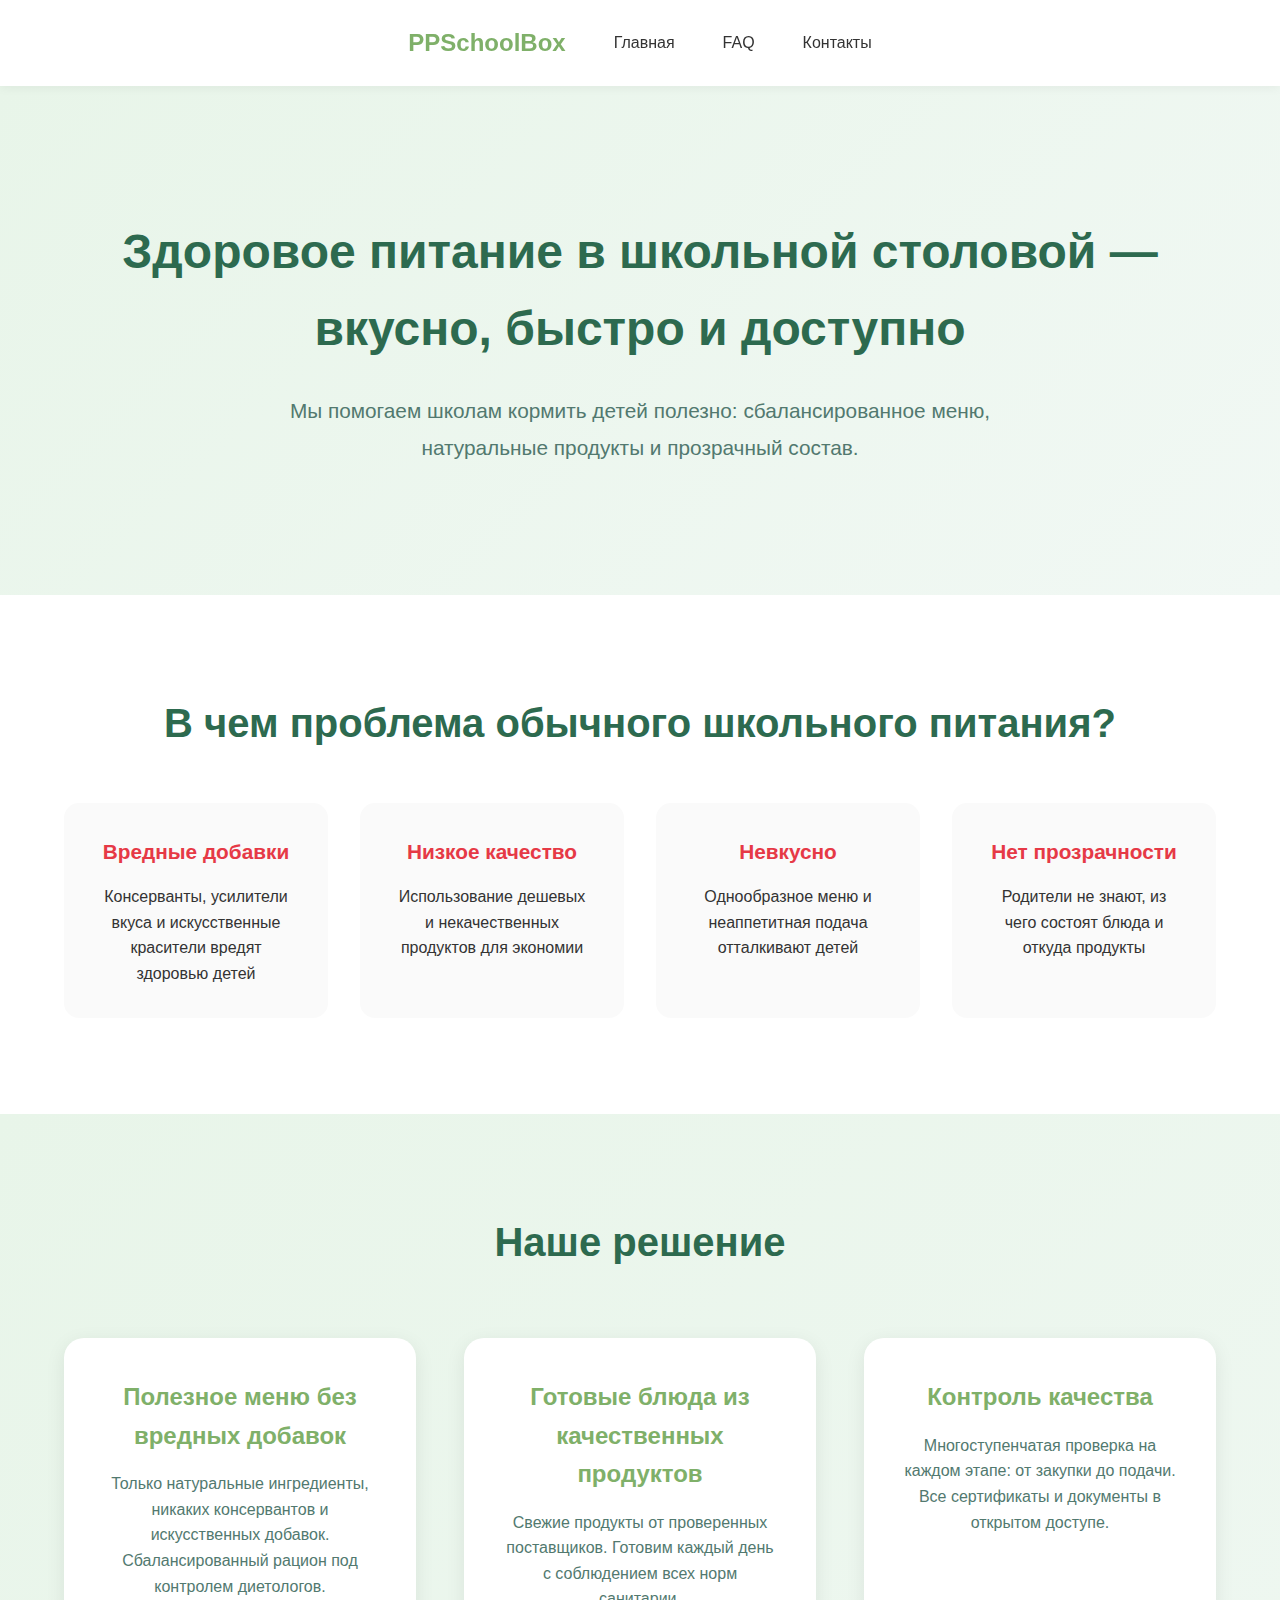
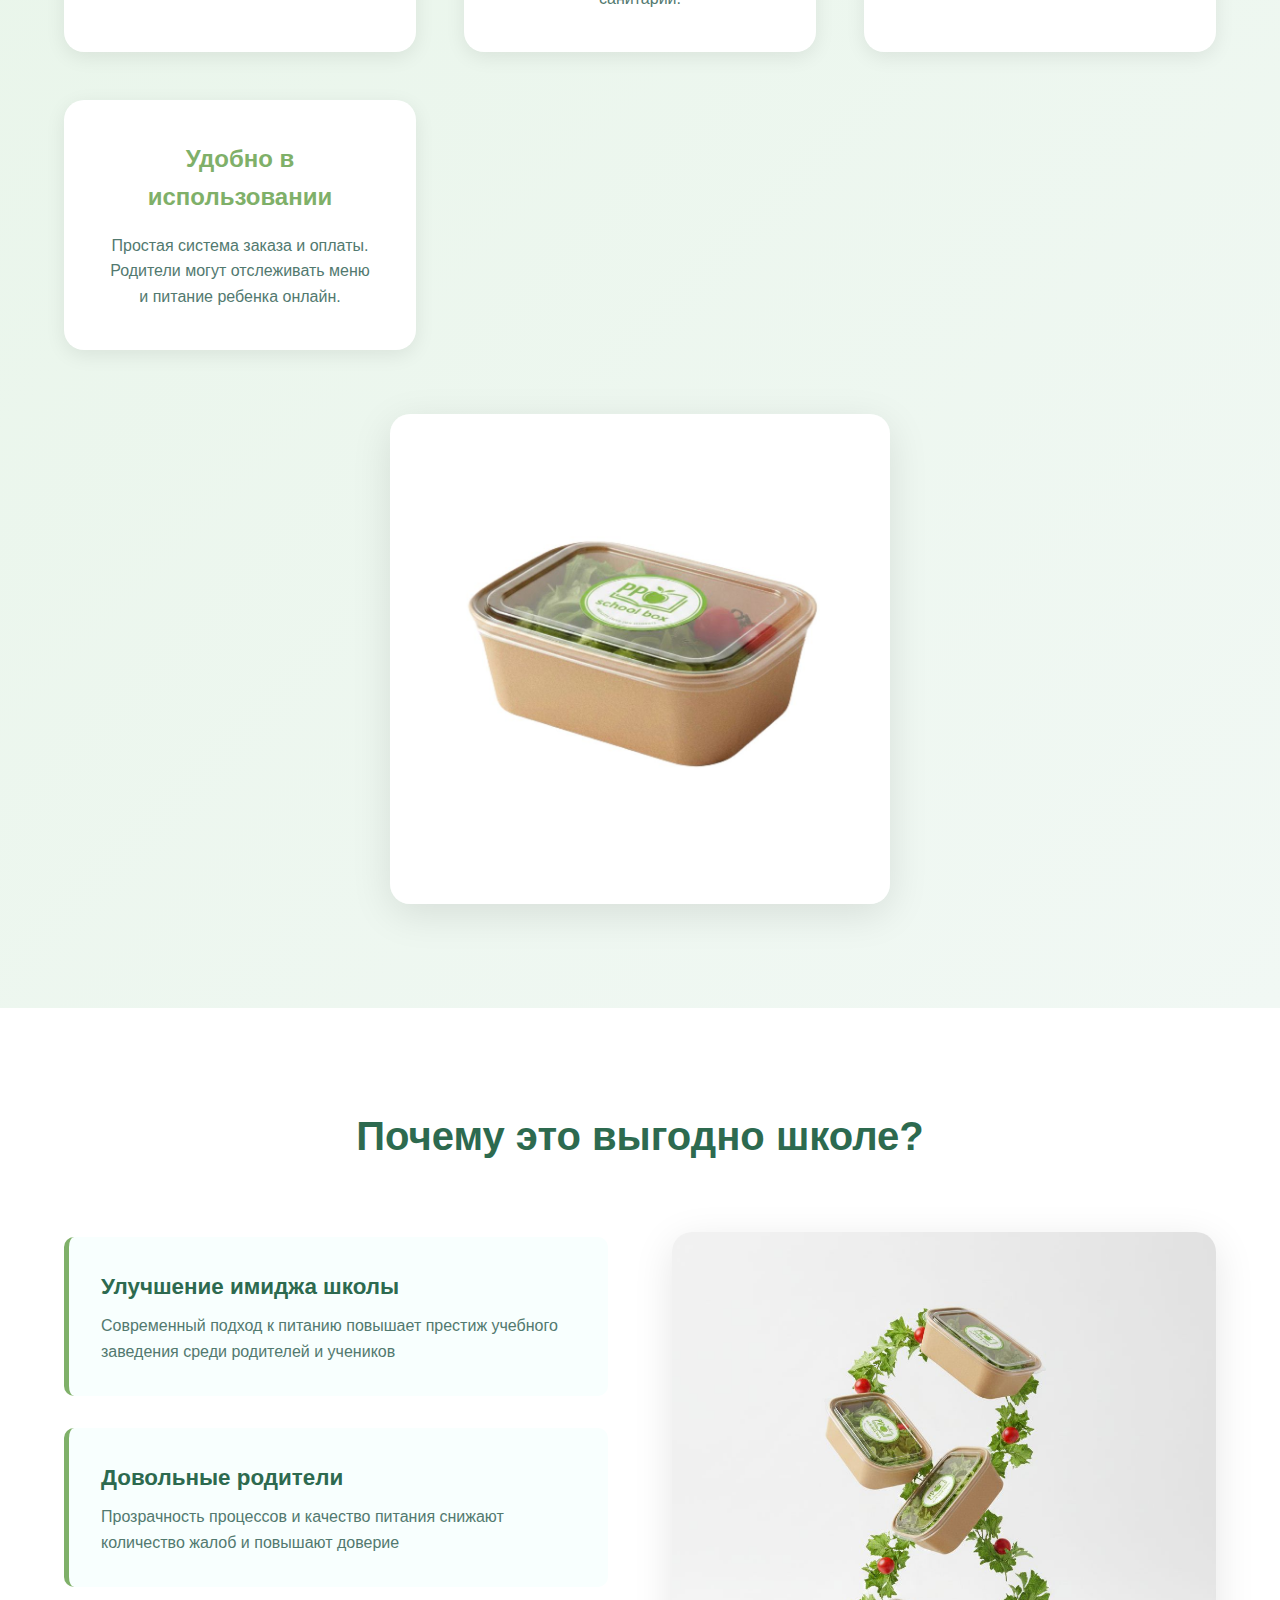
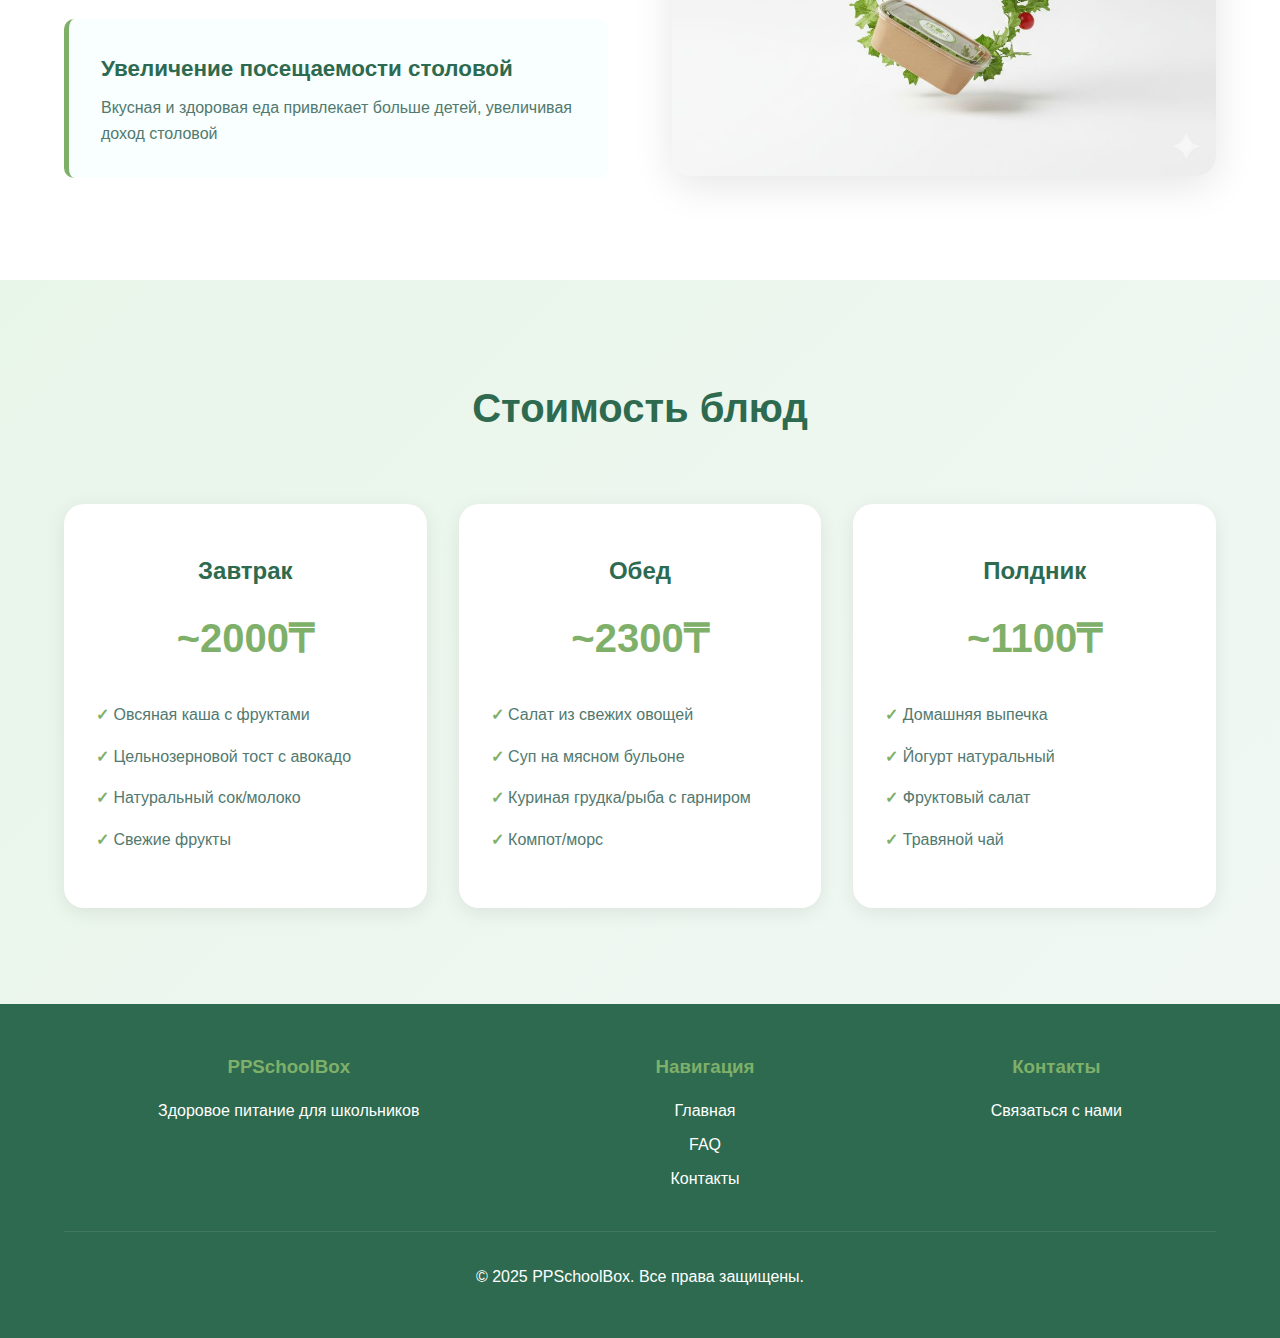
<file: index.html>
<!DOCTYPE html>
<html lang="en">
<head>
    <meta charset="UTF-8">
    <meta name="viewport" content="width=device-width, initial-scale=1.0">
    <title>Home | PPSchoolBox</title>
    <link rel="stylesheet" href="styles.css">
</head>
<body>
    <nav>
        <ul>
            <li><span class="logo">PPSchoolBox</span></li>
            <li><a href="index.html">Главная</a></li>
            <li><a href="faq.html">FAQ</a></li>
            <li><a href="contacts.html">Контакты</a></li>
        </ul>
    </nav>
    <section class="hero">
        <h1>Здоровое питание в школьной столовой — вкусно, быстро и доступно</h1>
        <p>Мы помогаем школам кормить детей полезно: сбалансированное меню, натуральные продукты и прозрачный состав.</p>
    </section>
    <section class="problem">
        <h2>В чем проблема обычного школьного питания?</h2>
        <div class="problem-list">
            <div class="problem-item">
                <h3>Вредные добавки</h3>
                <p>Консерванты, усилители вкуса и искусственные красители вредят здоровью детей</p>
            </div>
            <div class="problem-item">
                <h3>Низкое качество</h3>
                <p>Использование дешевых и некачественных продуктов для экономии</p>
            </div>
            <div class="problem-item">
                <h3>Невкусно</h3>
                <p>Однообразное меню и неаппетитная подача отталкивают детей</p>
            </div>
            <div class="problem-item">
                <h3>Нет прозрачности</h3>
                <p>Родители не знают, из чего состоят блюда и откуда продукты</p>
            </div>
        </div>
    </section>
    <section class="solution">
        <h2>Наше решение</h2>
        <div class="solution-grid">
            <div class="solution-card">
                <h3>Полезное меню без вредных добавок</h3>
                <p>Только натуральные ингредиенты, никаких консервантов и искусственных добавок. Сбалансированный рацион под контролем диетологов.</p>
            </div>
            <div class="solution-card">
                <h3>Готовые блюда из качественных продуктов</h3>
                <p>Свежие продукты от проверенных поставщиков. Готовим каждый день с соблюдением всех норм санитарии.</p>
            </div>
            <div class="solution-card">
                <h3>Контроль качества</h3>
                <p>Многоступенчатая проверка на каждом этапе: от закупки до подачи. Все сертификаты и документы в открытом доступе.</p>
            </div>
            <div class="solution-card">
                <h3>Удобно в использовании</h3>
                <p>Простая система заказа и оплаты. Родители могут отслеживать меню и питание ребенка онлайн.</p>
            </div>
        </div>
        <div class="solution-image">
            <img src="images/container.jpeg" alt="Здоровое питание" onerror="this.style.display='none'">
        </div>
    </section>
    <section class="benefits">
        <h2>Почему это выгодно школе?</h2>
        <div class="benefits-container">
            <div class="benefits-list">
                <div class="benefit-item">
                    <h3>Улучшение имиджа школы</h3>
                    <p>Современный подход к питанию повышает престиж учебного заведения среди родителей и учеников</p>
                </div>
                <div class="benefit-item">
                    <h3>Довольные родители</h3>
                    <p>Прозрачность процессов и качество питания снижают количество жалоб и повышают доверие</p>
                </div>
                <div class="benefit-item">
                    <h3>Увеличение посещаемости столовой</h3>
                    <p>Вкусная и здоровая еда привлекает больше детей, увеличивая доход столовой</p>
                </div>
            </div>
            <div class="benefits-image">
                <img src="images/eight.jpeg" alt="Преимущества для школы" onerror="this.style.display='none'">
            </div>
        </div>
    </section>
    <section class="pricing">
        <h2>Стоимость блюд</h2>
        <div class="pricing-grid">
            <div class="pricing-card">
                <h3>Завтрак</h3>
                <div class="price">~2000₸</div>
                <ul>
                    <li>Овсяная каша с фруктами</li>
                    <li>Цельнозерновой тост с авокадо</li>
                    <li>Натуральный сок/молоко</li>
                    <li>Свежие фрукты</li>
                </ul>
            </div>
            <div class="pricing-card">
                <h3>Обед</h3>
                <div class="price">~2300₸</div>
                <ul>
                    <li>Салат из свежих овощей</li>
                    <li>Суп на мясном бульоне</li>
                    <li>Куриная грудка/рыба с гарниром</li>
                    <li>Компот/морс</li>
                </ul>
            </div>
            <div class="pricing-card">
                <h3>Полдник</h3>
                <div class="price">~1100₸</div>
                <ul>
                    <li>Домашняя выпечка</li>
                    <li>Йогурт натуральный</li>
                    <li>Фруктовый салат</li>
                    <li>Травяной чай</li>
                </ul>
            </div>
        </div>
    </section>
    <footer>
        <div class="footer-content">
            <div class="footer-section">
                <h3>PPSchoolBox</h3>
                <p>Здоровое питание для школьников</p>
            </div>
            <div class="footer-section">
                <h3>Навигация</h3>
                <a href="index.html">Главная</a>
                <a href="faq.html">FAQ</a>
                <a href="contacts.html">Контакты</a>
            </div>
            <div class="footer-section">
                <h3>Контакты</h3>
                <a href="contacts.html">Связаться с нами</a>
            </div>
        </div>
        <div class="footer-bottom">
            <p>&copy; 2025 PPSchoolBox. Все права защищены.</p>
        </div>
    </footer>
</body>
</html>
</file>
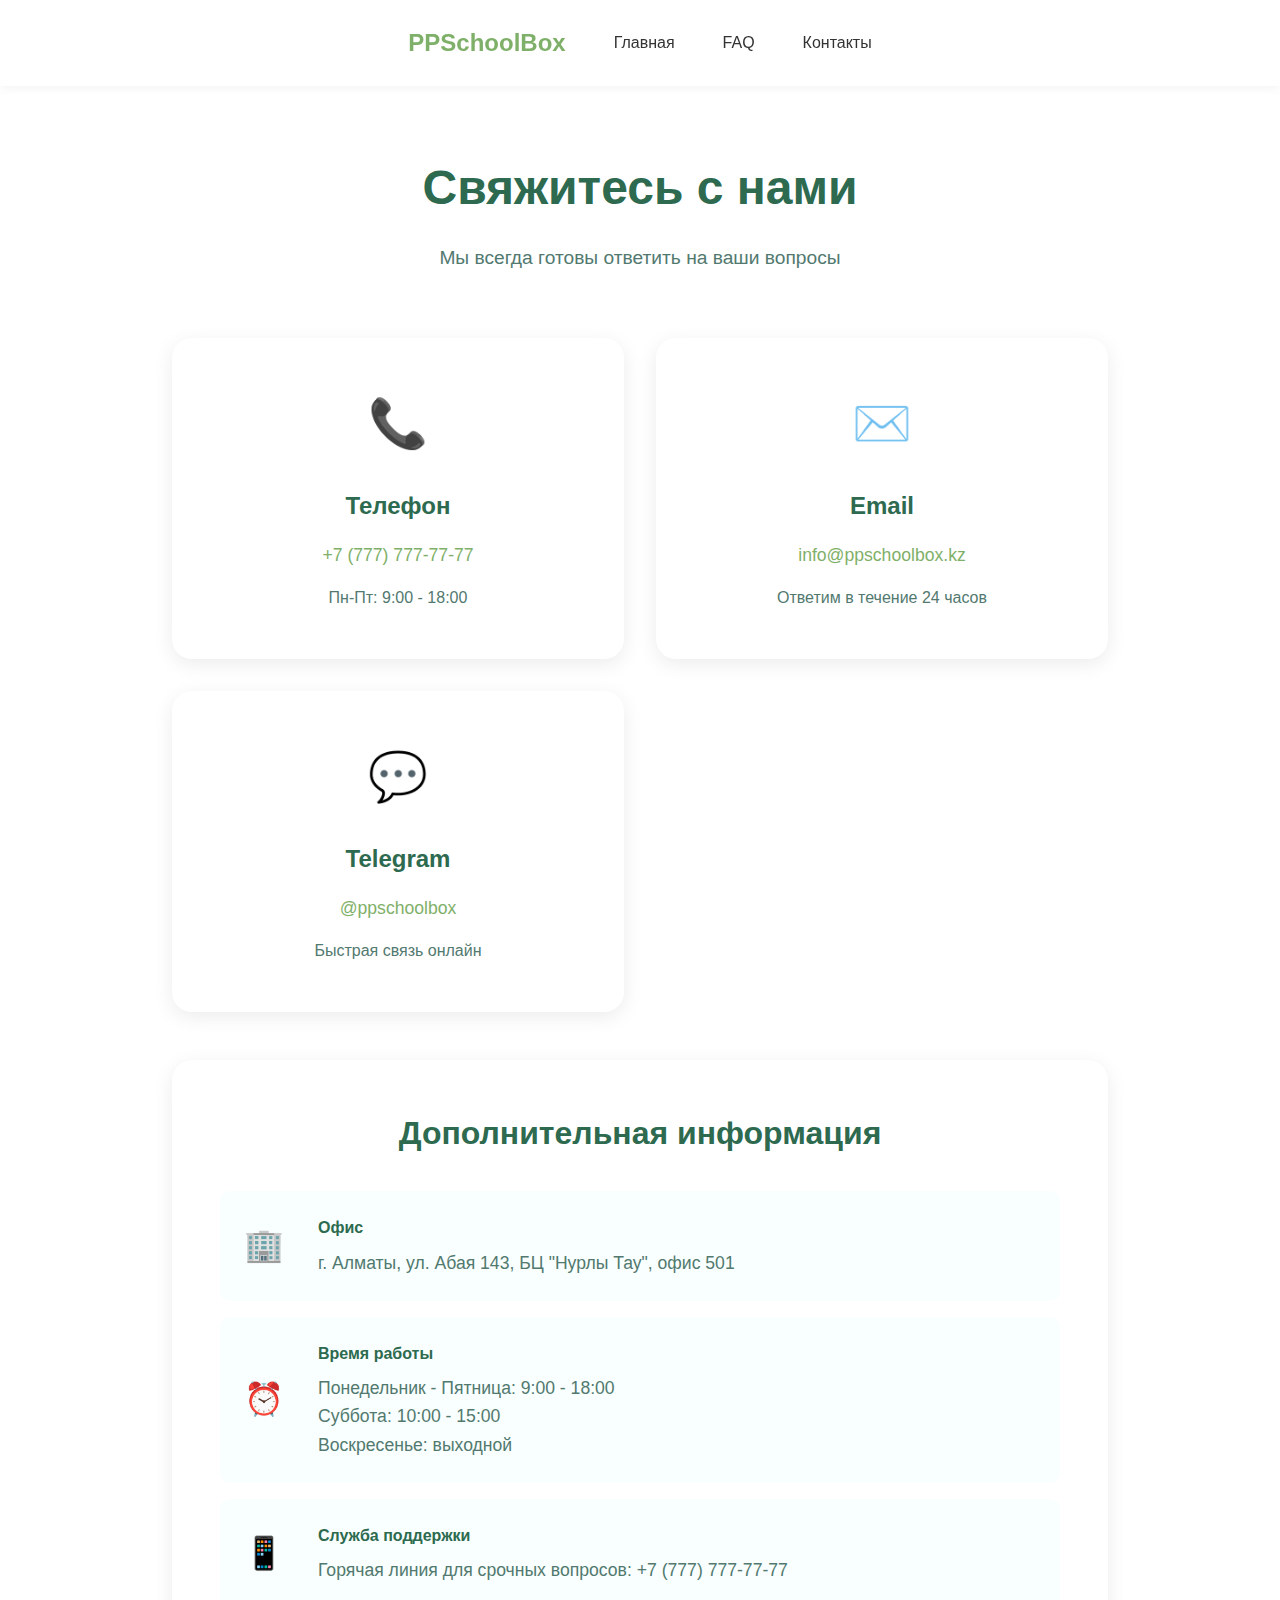
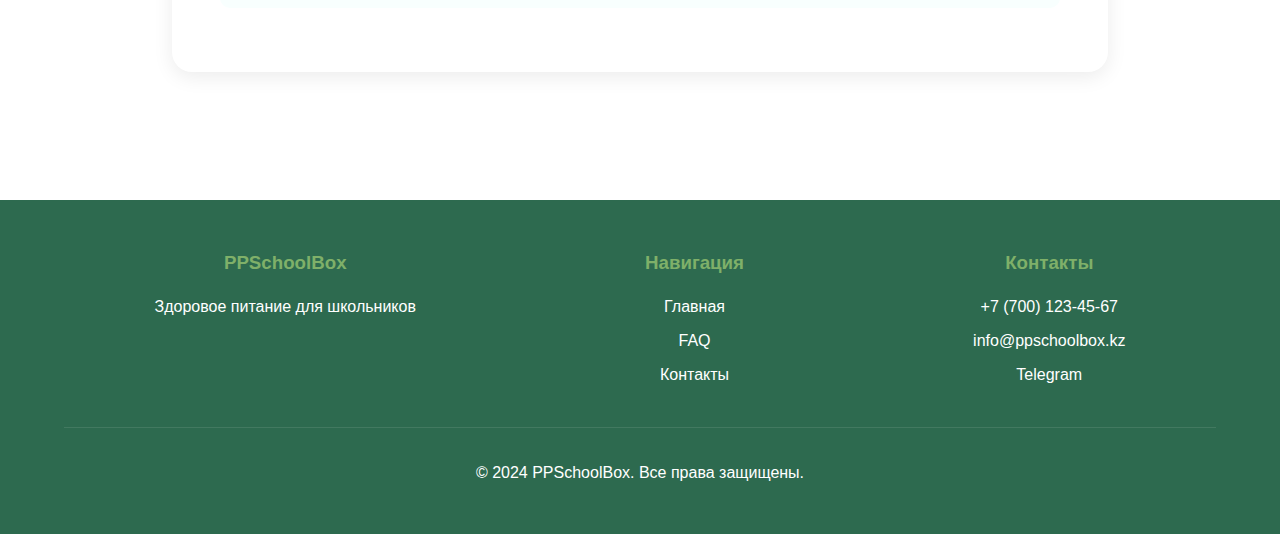
<file: contacts.html>
<!DOCTYPE html>
<html lang="en">
<head>
    <meta charset="UTF-8">
    <meta name="viewport" content="width=device-width, initial-scale=1.0">
    <title>Contacts | PPSchoolBox</title>
    <link rel="stylesheet" href="styles.css">
</head>
<body>
    <nav>
        <ul>
            <li><span class="logo">PPSchoolBox</span></li>
            <li><a href="index.html">Главная</a></li>
            <li><a href="faq.html">FAQ</a></li>
            <li><a href="contacts.html">Контакты</a></li>
        </ul>
    </nav>

    <div class="contacts-container">
        <div class="contacts-header">
            <h1>Свяжитесь с нами</h1>
            <p>Мы всегда готовы ответить на ваши вопросы</p>
        </div>

        <div class="contacts-grid">
            <div class="contact-card">
                <div class="contact-icon">📞</div>
                <h3>Телефон</h3>
                <a href="tel:+77001234567">+7 (777) 777-77-77</a>
                <p style="margin-top: 1rem; color: #52796f;">Пн-Пт: 9:00 - 18:00</p>
            </div>

            <div class="contact-card">
                <div class="contact-icon">✉️</div>
                <h3>Email</h3>
                <a href="mailto:info@ppschoolbox.kz">info@ppschoolbox.kz</a>
                <p style="margin-top: 1rem; color: #52796f;">Ответим в течение 24 часов</p>
            </div>

            <div class="contact-card">
                <div class="contact-icon">💬</div>
                <h3>Telegram</h3>
                <a href="https://t.me/ppschoolbox" target="_blank">@ppschoolbox</a>
                <p style="margin-top: 1rem; color: #52796f;">Быстрая связь онлайн</p>
            </div>
        </div>

        <div class="contact-info">
            <h2>Дополнительная информация</h2>
            
            <div class="info-item">
                <div class="info-icon">🏢</div>
                <div class="info-content">
                    <h4>Офис</h4>
                    <p>г. Алматы, ул. Абая 143, БЦ "Нурлы Тау", офис 501</p>
                </div>
            </div>

            <div class="info-item">
                <div class="info-icon">⏰</div>
                <div class="info-content">
                    <h4>Время работы</h4>
                    <p>Понедельник - Пятница: 9:00 - 18:00<br>
                    Суббота: 10:00 - 15:00<br>
                    Воскресенье: выходной</p>
                </div>
            </div>

            <div class="info-item">
                <div class="info-icon">📱</div>
                <div class="info-content">
                    <h4>Служба поддержки</h4>
                    <p>Горячая линия для срочных вопросов: +7 (777) 777-77-77</p>
                </div>
            </div>
        </div>
    </div>

    <footer>
        <div class="footer-content">
            <div class="footer-section">
                <h3>PPSchoolBox</h3>
                <p>Здоровое питание для школьников</p>
            </div>
            <div class="footer-section">
                <h3>Навигация</h3>
                <a href="index.html">Главная</a>
                <a href="faq.html">FAQ</a>
                <a href="contacts.html">Контакты</a>
            </div>
            <div class="footer-section">
                <h3>Контакты</h3>
                <a href="tel:+77001234567">+7 (700) 123-45-67</a>
                <a href="mailto:info@ppschoolbox.kz">info@ppschoolbox.kz</a>
                <a href="https://t.me/ppschoolbox" target="_blank">Telegram</a>
            </div>
        </div>
        <div class="footer-bottom">
            <p>&copy; 2024 PPSchoolBox. Все права защищены.</p>
        </div>
    </footer>
</body>
</html>
</file>
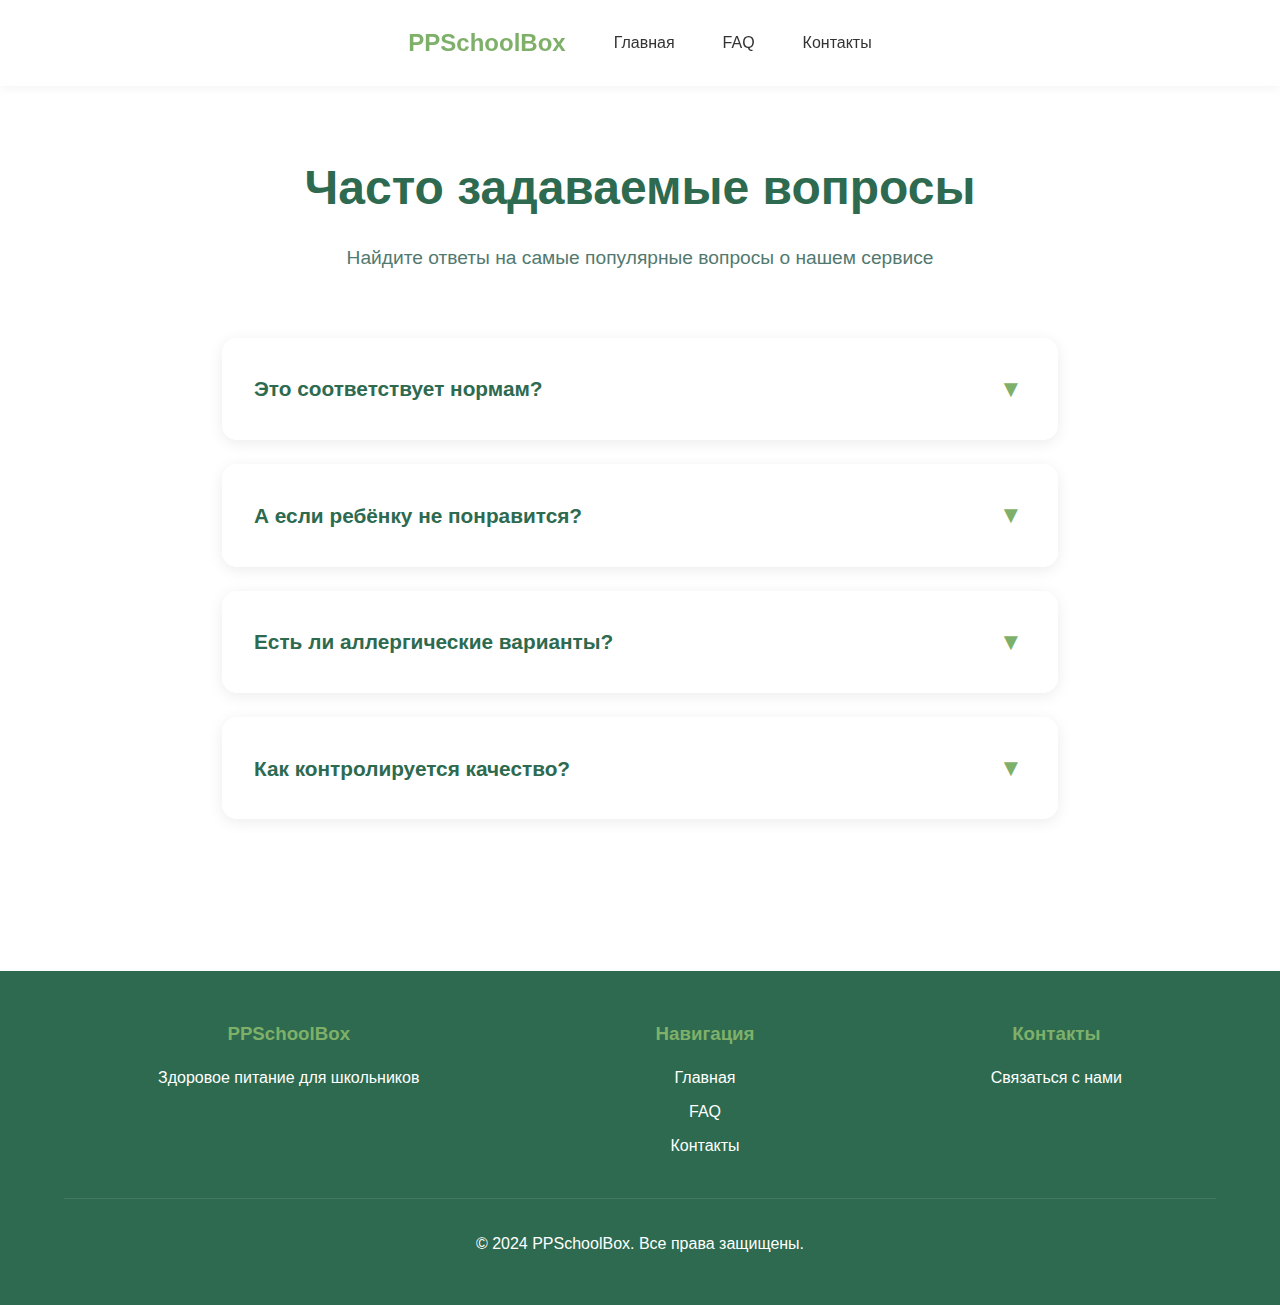
<file: faq.html>
<!DOCTYPE html>
<html lang="en">
<head>
    <meta charset="UTF-8">
    <meta name="viewport" content="width=device-width, initial-scale=1.0">
    <title>FAQ | PPSchoolBox</title>
    <link rel="stylesheet" href="styles.css">
</head>
<body>
    <nav>
        <ul>
            <li><span class="logo">PPSchoolBox</span></li>
            <li><a href="index.html">Главная</a></li>
            <li><a href="faq.html">FAQ</a></li>
            <li><a href="contacts.html">Контакты</a></li>
        </ul>
    </nav>
    <div class="faq-container">
        <div class="faq-header">
            <h1>Часто задаваемые вопросы</h1>
            <p>Найдите ответы на самые популярные вопросы о нашем сервисе</p>
        </div>

        <div class="faq-item">
            <div class="faq-question">
                <h3>Это соответствует нормам?</h3>
                <span class="faq-icon">▼</span>
            </div>
            <div class="faq-answer">
                <p>Все наши блюда разработаны в соответствии со Стандарт питания в организациях образования и здравоохранения Республики Казахстан. Наше меню соответствует нормативам по энергетической и пищевой ценности, сбалансировано по белкам, жирам и углеводам, рассчитано с учётом возрастных потребностей школьников. При разработке меню мы учитываем режим питания, возраст детей, сезонность и рекомендуемые дневные нормы продуктов и блюд. При приготовлении используются только сертифицированные продукты - с документами о безопасности. Мы соблюдаем все санитарно‑гигиенические требования: надлежащая организация хранения, транспортировки и приготовления пищи, медицинский контроль сотрудников столовой, а также строгий пищевой контроль.</p>
            </div>
        </div>

        <div class="faq-item">
            <div class="faq-question">
                <h3>А если ребёнку не понравится?</h3>
                <span class="faq-icon">▼</span>
            </div>
            <div class="faq-answer">
                <p>Мы предлагаем разнообразное меню с альтернативными вариантами блюд. Если ребенку не нравится основное блюдо, он может выбрать другой вариант из меню дня. Кроме того, мы учитываем отзывы детей и родителей, постоянно совершенствуя рецепты и предлагая новые блюда. В первый месяц работы мы проводим тестовый период с возможностью возврата средств, если сервис не подошел.</p>
            </div>
        </div>

        <div class="faq-item">
            <div class="faq-question">
                <h3>Есть ли аллергические варианты?</h3>
                <span class="faq-icon">▼</span>
            </div>
            <div class="faq-answer">
                <p>Да, у нас есть специальное меню для детей с пищевыми аллергиями и непереносимостью. При оформлении заказа родители указывают аллергены, и мы исключаем их из рациона ребенка. Мы готовим блюда без глютена, лактозы, орехов и других распространенных аллергенов. Для детей с особыми диетическими требованиями мы можем разработать индивидуальное меню совместно с родителями и школьным медработником.</p>
            </div>
        </div>

        <div class="faq-item">
            <div class="faq-question">
                <h3>Как контролируется качество?</h3>
                <span class="faq-icon">▼</span>
            </div>
            <div class="faq-answer">
                <p>Контроль качества проходит на всех этапах: проверка поставщиков и сертификатов на продукты, входной контроль сырья, соблюдение технологии приготовления, лабораторные исследования готовых блюд, контроль условий хранения и транспортировки. У нас работает штатный технолог и регулярно проводятся внутренние аудиты. Родители могут посетить наше производство и увидеть процесс приготовления своими глазами. Все результаты проверок публикуются в открытом доступе на нашем сайте.</p>
            </div>
        </div>
    </div>
    <footer>
        <div class="footer-content">
            <div class="footer-section">
                <h3>PPSchoolBox</h3>
                <p>Здоровое питание для школьников</p>
            </div>
            <div class="footer-section">
                <h3>Навигация</h3>
                <a href="index.html">Главная</a>
                <a href="faq.html">FAQ</a>
                <a href="contacts.html">Контакты</a>
            </div>
            <div class="footer-section">
                <h3>Контакты</h3>
                <a href="contacts.html">Связаться с нами</a>
            </div>
        </div>
        <div class="footer-bottom">
            <p>&copy; 2024 PPSchoolBox. Все права защищены.</p>
        </div>
    </footer>

    <script src="faq.js"></script>
</body>
</html>
</file>
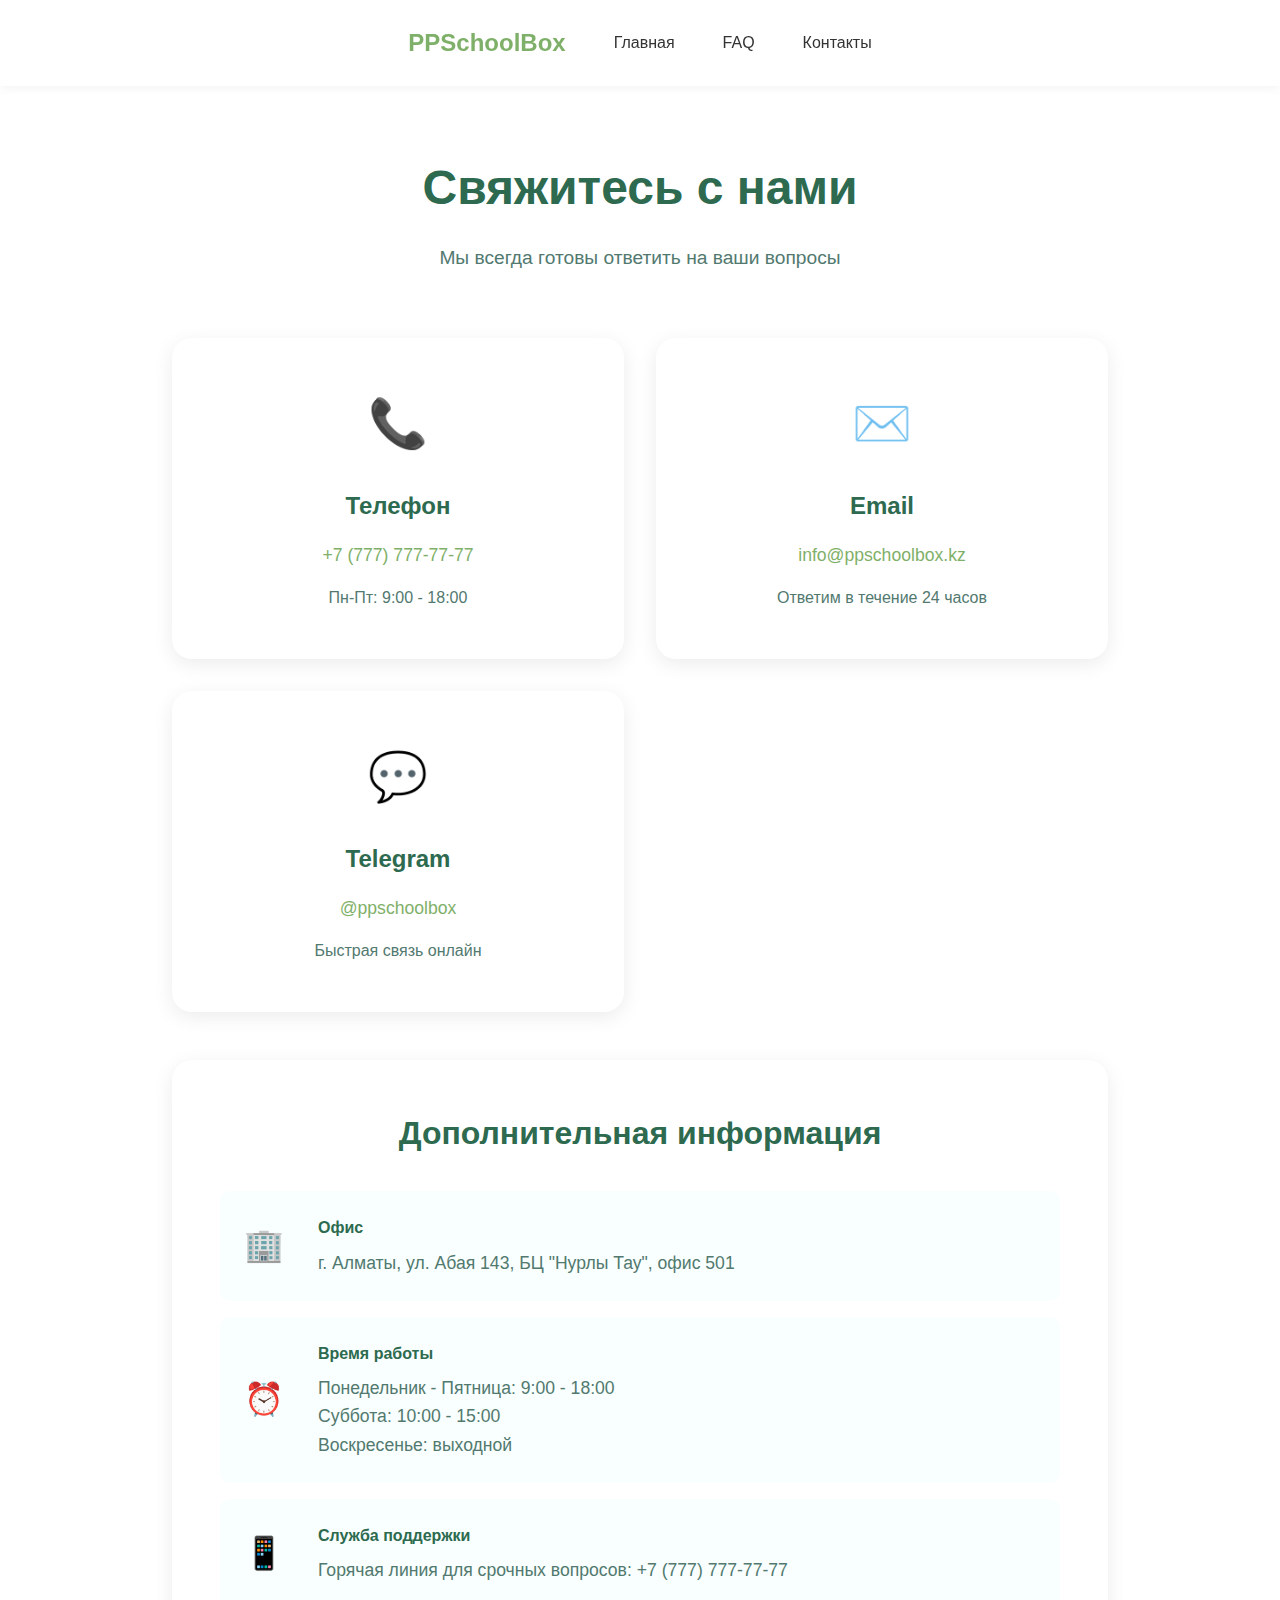
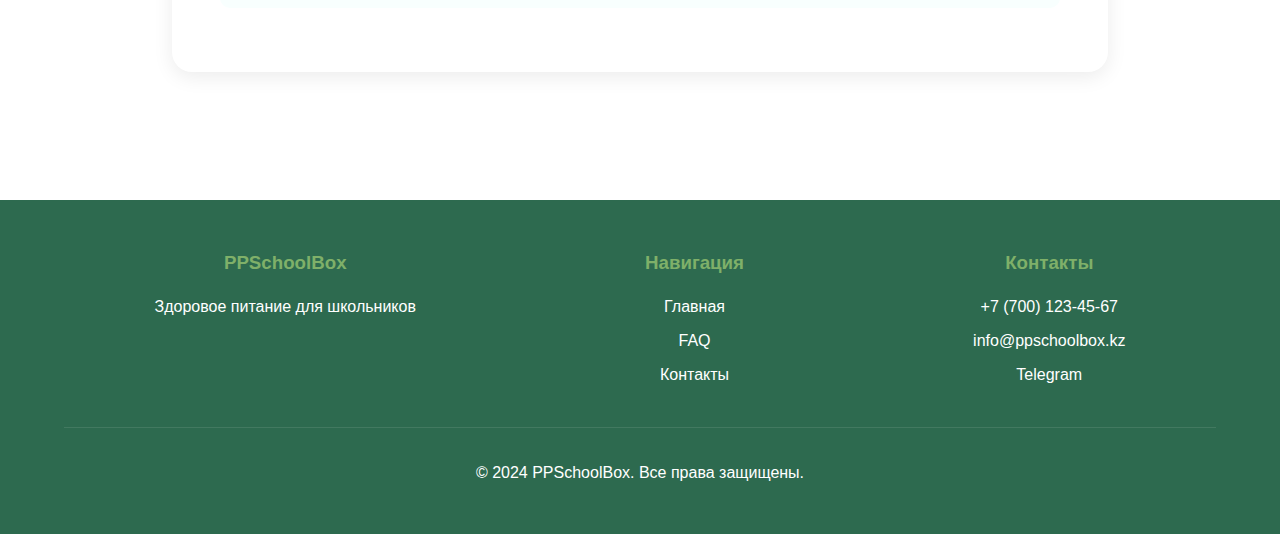
<file: templates/contacts.html>
<!DOCTYPE html>
<html lang="en">
<head>
    <meta charset="UTF-8">
    <meta name="viewport" content="width=device-width, initial-scale=1.0">
    <title>Contacts | PPSchoolBox</title>
    <link rel="stylesheet" href="./static/styles.css">
</head>
<body>
    <nav>
        <ul>
            <li><span class="logo">PPSchoolBox</span></li>
            <li><a href="index.html">Главная</a></li>
            <li><a href="faq.html">FAQ</a></li>
            <li><a href="contacts.html">Контакты</a></li>
        </ul>
    </nav>

    <div class="contacts-container">
        <div class="contacts-header">
            <h1>Свяжитесь с нами</h1>
            <p>Мы всегда готовы ответить на ваши вопросы</p>
        </div>

        <div class="contacts-grid">
            <div class="contact-card">
                <div class="contact-icon">📞</div>
                <h3>Телефон</h3>
                <a href="tel:+77001234567">+7 (777) 777-77-77</a>
                <p style="margin-top: 1rem; color: #52796f;">Пн-Пт: 9:00 - 18:00</p>
            </div>

            <div class="contact-card">
                <div class="contact-icon">✉️</div>
                <h3>Email</h3>
                <a href="mailto:info@ppschoolbox.kz">info@ppschoolbox.kz</a>
                <p style="margin-top: 1rem; color: #52796f;">Ответим в течение 24 часов</p>
            </div>

            <div class="contact-card">
                <div class="contact-icon">💬</div>
                <h3>Telegram</h3>
                <a href="https://t.me/ppschoolbox" target="_blank">@ppschoolbox</a>
                <p style="margin-top: 1rem; color: #52796f;">Быстрая связь онлайн</p>
            </div>
        </div>

        <div class="contact-info">
            <h2>Дополнительная информация</h2>
            
            <div class="info-item">
                <div class="info-icon">🏢</div>
                <div class="info-content">
                    <h4>Офис</h4>
                    <p>г. Алматы, ул. Абая 143, БЦ "Нурлы Тау", офис 501</p>
                </div>
            </div>

            <div class="info-item">
                <div class="info-icon">⏰</div>
                <div class="info-content">
                    <h4>Время работы</h4>
                    <p>Понедельник - Пятница: 9:00 - 18:00<br>
                    Суббота: 10:00 - 15:00<br>
                    Воскресенье: выходной</p>
                </div>
            </div>

            <div class="info-item">
                <div class="info-icon">📱</div>
                <div class="info-content">
                    <h4>Служба поддержки</h4>
                    <p>Горячая линия для срочных вопросов: +7 (777) 777-77-77</p>
                </div>
            </div>
        </div>
    </div>

    <footer>
        <div class="footer-content">
            <div class="footer-section">
                <h3>PPSchoolBox</h3>
                <p>Здоровое питание для школьников</p>
            </div>
            <div class="footer-section">
                <h3>Навигация</h3>
                <a href="index.html">Главная</a>
                <a href="faq.html">FAQ</a>
                <a href="contacts.html">Контакты</a>
            </div>
            <div class="footer-section">
                <h3>Контакты</h3>
                <a href="tel:+77001234567">+7 (700) 123-45-67</a>
                <a href="mailto:info@ppschoolbox.kz">info@ppschoolbox.kz</a>
                <a href="https://t.me/ppschoolbox" target="_blank">Telegram</a>
            </div>
        </div>
        <div class="footer-bottom">
            <p>&copy; 2024 PPSchoolBox. Все права защищены.</p>
        </div>
    </footer>
</body>
</html>
</file>
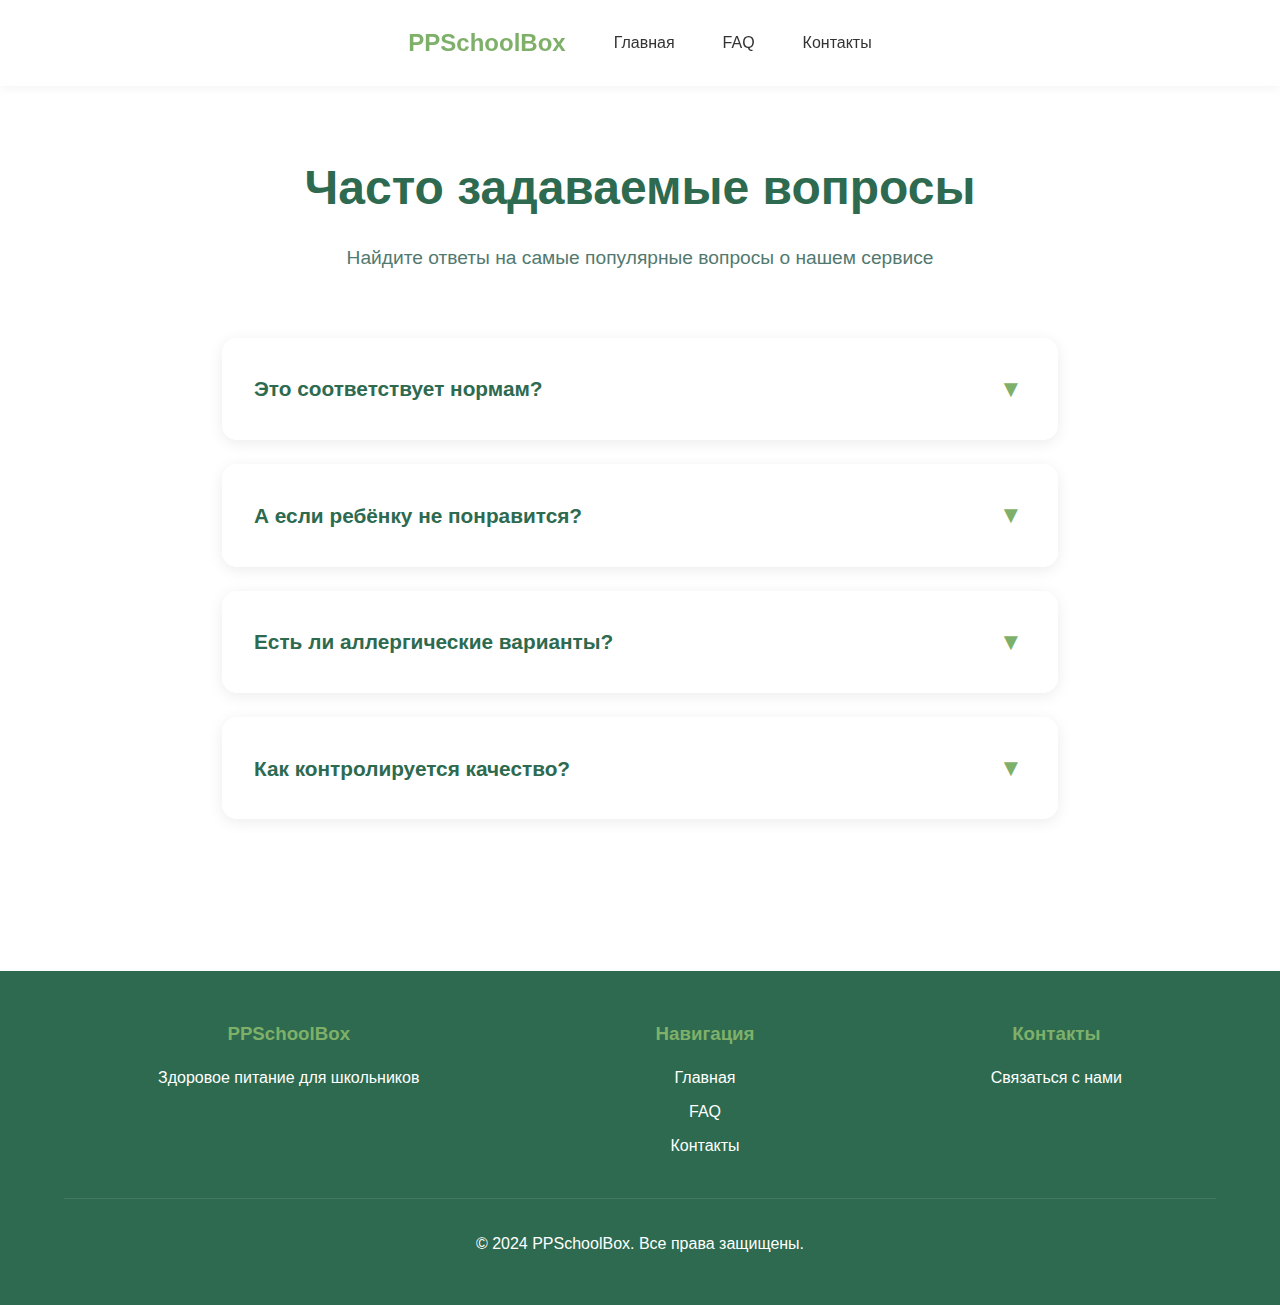
<file: templates/faq.html>
<!DOCTYPE html>
<html lang="en">
<head>
    <meta charset="UTF-8">
    <meta name="viewport" content="width=device-width, initial-scale=1.0">
    <title>FAQ | PPSchoolBox</title>
    <link rel="stylesheet" href="./static/styles.css">
</head>
<body>
    <nav>
        <ul>
            <li><span class="logo">PPSchoolBox</span></li>
            <li><a href="index.html">Главная</a></li>
            <li><a href="faq.html">FAQ</a></li>
            <li><a href="contacts.html">Контакты</a></li>
        </ul>
    </nav>
    <div class="faq-container">
        <div class="faq-header">
            <h1>Часто задаваемые вопросы</h1>
            <p>Найдите ответы на самые популярные вопросы о нашем сервисе</p>
        </div>

        <div class="faq-item">
            <div class="faq-question">
                <h3>Это соответствует нормам?</h3>
                <span class="faq-icon">▼</span>
            </div>
            <div class="faq-answer">
                <p>Все наши блюда разработаны в соответствии со Стандарт питания в организациях образования и здравоохранения Республики Казахстан. Наше меню соответствует нормативам по энергетической и пищевой ценности, сбалансировано по белкам, жирам и углеводам, рассчитано с учётом возрастных потребностей школьников. При разработке меню мы учитываем режим питания, возраст детей, сезонность и рекомендуемые дневные нормы продуктов и блюд. При приготовлении используются только сертифицированные продукты - с документами о безопасности. Мы соблюдаем все санитарно‑гигиенические требования: надлежащая организация хранения, транспортировки и приготовления пищи, медицинский контроль сотрудников столовой, а также строгий пищевой контроль.</p>
            </div>
        </div>

        <div class="faq-item">
            <div class="faq-question">
                <h3>А если ребёнку не понравится?</h3>
                <span class="faq-icon">▼</span>
            </div>
            <div class="faq-answer">
                <p>Мы предлагаем разнообразное меню с альтернативными вариантами блюд. Если ребенку не нравится основное блюдо, он может выбрать другой вариант из меню дня. Кроме того, мы учитываем отзывы детей и родителей, постоянно совершенствуя рецепты и предлагая новые блюда. В первый месяц работы мы проводим тестовый период с возможностью возврата средств, если сервис не подошел.</p>
            </div>
        </div>

        <div class="faq-item">
            <div class="faq-question">
                <h3>Есть ли аллергические варианты?</h3>
                <span class="faq-icon">▼</span>
            </div>
            <div class="faq-answer">
                <p>Да, у нас есть специальное меню для детей с пищевыми аллергиями и непереносимостью. При оформлении заказа родители указывают аллергены, и мы исключаем их из рациона ребенка. Мы готовим блюда без глютена, лактозы, орехов и других распространенных аллергенов. Для детей с особыми диетическими требованиями мы можем разработать индивидуальное меню совместно с родителями и школьным медработником.</p>
            </div>
        </div>

        <div class="faq-item">
            <div class="faq-question">
                <h3>Как контролируется качество?</h3>
                <span class="faq-icon">▼</span>
            </div>
            <div class="faq-answer">
                <p>Контроль качества проходит на всех этапах: проверка поставщиков и сертификатов на продукты, входной контроль сырья, соблюдение технологии приготовления, лабораторные исследования готовых блюд, контроль условий хранения и транспортировки. У нас работает штатный технолог и регулярно проводятся внутренние аудиты. Родители могут посетить наше производство и увидеть процесс приготовления своими глазами. Все результаты проверок публикуются в открытом доступе на нашем сайте.</p>
            </div>
        </div>
    </div>
    <footer>
        <div class="footer-content">
            <div class="footer-section">
                <h3>PPSchoolBox</h3>
                <p>Здоровое питание для школьников</p>
            </div>
            <div class="footer-section">
                <h3>Навигация</h3>
                <a href="index.html">Главная</a>
                <a href="faq.html">FAQ</a>
                <a href="contacts.html">Контакты</a>
            </div>
            <div class="footer-section">
                <h3>Контакты</h3>
                <a href="contacts.html">Связаться с нами</a>
            </div>
        </div>
        <div class="footer-bottom">
            <p>&copy; 2024 PPSchoolBox. Все права защищены.</p>
        </div>
    </footer>

    <script src="./js/faq.js"></script>
</body>
</html>
</file>
<file: styles.css>
* {
    margin: 0;
    padding: 0;
    box-sizing: border-box;
}

body {
    font-family: 'Segoe UI', Tahoma, Geneva, Verdana, sans-serif;
    line-height: 1.6;
    color: #333;
}

/* Navigation */
nav {
    background: white;
    padding: 1.5rem 5%;
    box-shadow: 0 2px 10px rgba(0,0,0,0.05);
    position: sticky;
    top: 0;
    z-index: 100;
}

nav ul {
    list-style: none;
    display: flex;
    justify-content: center;
    gap: 3rem;
    align-items: center;
}

nav a {
    text-decoration: none;
    color: #333;
    font-weight: 500;
    transition: color 0.3s;
}

nav a:hover {
    color: #7fb069;
}

.logo {
    font-size: 1.5rem;
    font-weight: bold;
    color: #7fb069;
}

/* Hero Section */
.hero {
    background: linear-gradient(135deg, #e8f5e9 0%, #f1f8f4 100%);
    padding: 8rem 5%;
    text-align: center;
}

.hero h1 {
    font-size: 3rem;
    color: #2d6a4f;
    margin-bottom: 1.5rem;
    font-weight: 700;
}

.hero p {
    font-size: 1.3rem;
    color: #52796f;
    max-width: 800px;
    margin: 0 auto;
    line-height: 1.8;
}

/* Problem Section */
.problem {
    padding: 6rem 5%;
    background: white;
    text-align: center;
}

.problem h2 {
    font-size: 2.5rem;
    color: #2d6a4f;
    margin-bottom: 3rem;
}

.problem-list {
    display: grid;
    grid-template-columns: repeat(auto-fit, minmax(250px, 1fr));
    gap: 2rem;
    max-width: 1200px;
    margin: 0 auto;
}

.problem-item {
    padding: 2rem;
    background: #fafafa;
    border-radius: 15px;
    transition: transform 0.3s;
}

.problem-item:hover {
    transform: translateY(-5px);
}

.problem-item h3 {
    color: #e63946;
    margin-bottom: 1rem;
    font-size: 1.3rem;
}

/* Solution Section */
.solution {
    padding: 6rem 5%;
    background: linear-gradient(135deg, #e8f5e9 0%, #f1f8f4 100%);
}

.solution h2 {
    font-size: 2.5rem;
    color: #2d6a4f;
    text-align: center;
    margin-bottom: 4rem;
}

.solution-grid {
    display: grid;
    grid-template-columns: repeat(auto-fit, minmax(280px, 1fr));
    gap: 3rem;
    max-width: 1200px;
    margin: 0 auto 4rem;
}

.solution-card {
    background: white;
    padding: 2.5rem;
    border-radius: 20px;
    box-shadow: 0 5px 20px rgba(0,0,0,0.08);
    text-align: center;
    transition: transform 0.3s, box-shadow 0.3s;
}

.solution-card:hover {
    transform: translateY(-10px);
    box-shadow: 0 10px 30px rgba(127, 176, 105, 0.2);
}

.solution-card h3 {
    color: #7fb069;
    margin-bottom: 1rem;
    font-size: 1.5rem;
}

.solution-card p {
    color: #52796f;
}

.solution-image {
    text-align: center;
    margin-top: 3rem;
}

.solution-image img {
    max-width: 500px;
    width: 100%;
    border-radius: 20px;
    box-shadow: 0 10px 40px rgba(0,0,0,0.1);
}

/* Benefits Section */
.benefits {
    padding: 6rem 5%;
    background: white;
}

.benefits h2 {
    font-size: 2.5rem;
    color: #2d6a4f;
    text-align: center;
    margin-bottom: 4rem;
}

.benefits-container {
    display: grid;
    grid-template-columns: 1fr 1fr;
    gap: 4rem;
    max-width: 1200px;
    margin: 0 auto;
    align-items: center;
}

.benefits-list {
    display: flex;
    flex-direction: column;
    gap: 2rem;
}

.benefit-item {
    padding: 2rem;
    background: #f8fffe;
    border-left: 5px solid #7fb069;
    border-radius: 10px;
    transition: all 0.3s;
}

.benefit-item:hover {
    background: #e8f5e9;
    transform: translateX(10px);
}

.benefit-item h3 {
    color: #2d6a4f;
    margin-bottom: 0.5rem;
    font-size: 1.4rem;
}

.benefit-item p {
    color: #52796f;
}

.benefits-image img {
    max-width: 100%;
    border-radius: 20px;
    box-shadow: 0 10px 40px rgba(0,0,0,0.1);
}

/* Pricing Section */
.pricing {
    padding: 6rem 5%;
    background: linear-gradient(135deg, #e8f5e9 0%, #f1f8f4 100%);
}

.pricing h2 {
    font-size: 2.5rem;
    color: #2d6a4f;
    text-align: center;
    margin-bottom: 4rem;
}

.pricing-grid {
    display: grid;
    grid-template-columns: repeat(auto-fit, minmax(280px, 1fr));
    gap: 2rem;
    max-width: 1200px;
    margin: 0 auto;
}

.pricing-card {
    background: white;
    padding: 3rem 2rem;
    border-radius: 20px;
    text-align: center;
    box-shadow: 0 5px 20px rgba(0,0,0,0.08);
    transition: transform 0.3s;
}

.pricing-card:hover {
    transform: scale(1.05);
}

.pricing-card h3 {
    color: #2d6a4f;
    font-size: 1.5rem;
    margin-bottom: 1rem;
}

.price {
    font-size: 2.5rem;
    color: #7fb069;
    font-weight: bold;
    margin: 1rem 0;
}

.pricing-card ul {
    list-style: none;
    margin-top: 1.5rem;
    text-align: left;
}

.pricing-card li {
    padding: 0.5rem 0;
    color: #52796f;
}

.pricing-card li:before {
    content: "✓ ";
    color: #7fb069;
    font-weight: bold;
}

/* FAQ Section */
.faq-container {
    max-width: 900px;
    margin: 4rem auto;
    padding: 0 2rem 4rem;
}

.faq-header {
    text-align: center;
    margin-bottom: 4rem;
}

.faq-header h1 {
    font-size: 3rem;
    color: #2d6a4f;
    margin-bottom: 1rem;
}

.faq-header p {
    font-size: 1.2rem;
    color: #52796f;
}

.faq-item {
    background: white;
    margin-bottom: 1.5rem;
    border-radius: 15px;
    box-shadow: 0 3px 15px rgba(0,0,0,0.08);
    overflow: hidden;
    transition: all 0.3s;
}

.faq-item:hover {
    box-shadow: 0 5px 25px rgba(127, 176, 105, 0.2);
}

.faq-question {
    padding: 2rem;
    cursor: pointer;
    display: flex;
    justify-content: space-between;
    align-items: center;
    background: white;
    transition: background 0.3s;
}

.faq-question:hover {
    background: #f8fffe;
}

.faq-question h3 {
    color: #2d6a4f;
    font-size: 1.3rem;
    flex: 1;
}

.faq-icon {
    font-size: 1.5rem;
    color: #7fb069;
    transition: transform 0.3s;
    min-width: 30px;
    text-align: center;
}

.faq-item.active .faq-icon {
    transform: rotate(180deg);
}

.faq-answer {
    max-height: 0;
    overflow: hidden;
    transition: max-height 0.3s ease-out, padding 0.3s ease-out;
    background: #f8fffe;
}

.faq-item.active .faq-answer {
    max-height: 500px;
    padding: 0 2rem 2rem 2rem;
}

.faq-answer p {
    color: #52796f;
    font-size: 1.1rem;
    line-height: 1.8;
}

/* Contacts Section */
.contacts-container {
    max-width: 1000px;
    margin: 4rem auto;
    padding: 0 2rem 4rem;
}

.contacts-header {
    text-align: center;
    margin-bottom: 4rem;
}

.contacts-header h1 {
    font-size: 3rem;
    color: #2d6a4f;
    margin-bottom: 1rem;
}

.contacts-header p {
    font-size: 1.2rem;
    color: #52796f;
}

.contacts-grid {
    display: grid;
    grid-template-columns: repeat(auto-fit, minmax(300px, 1fr));
    gap: 2rem;
    margin-bottom: 3rem;
}

.contact-card {
    background: white;
    padding: 3rem 2rem;
    border-radius: 20px;
    box-shadow: 0 5px 20px rgba(0,0,0,0.08);
    text-align: center;
    transition: transform 0.3s, box-shadow 0.3s;
}

.contact-card:hover {
    transform: translateY(-10px);
    box-shadow: 0 10px 30px rgba(127, 176, 105, 0.2);
}

.contact-icon {
    font-size: 3rem;
    margin-bottom: 1.5rem;
}

.contact-card h3 {
    color: #2d6a4f;
    font-size: 1.5rem;
    margin-bottom: 1rem;
}

.contact-card a {
    color: #7fb069;
    text-decoration: none;
    font-size: 1.1rem;
    font-weight: 500;
    transition: color 0.3s;
}

.contact-card a:hover {
    color: #52796f;
}

.contact-info {
    background: white;
    padding: 3rem;
    border-radius: 20px;
    box-shadow: 0 5px 20px rgba(0,0,0,0.08);
}

.contact-info h2 {
    color: #2d6a4f;
    font-size: 2rem;
    margin-bottom: 2rem;
    text-align: center;
}

.info-item {
    display: flex;
    align-items: center;
    padding: 1.5rem;
    margin-bottom: 1rem;
    background: #f8fffe;
    border-radius: 10px;
    transition: background 0.3s;
}

.info-item:hover {
    background: #e8f5e9;
}

.info-icon {
    font-size: 2rem;
    margin-right: 1.5rem;
    min-width: 50px;
}

.info-content h4 {
    color: #2d6a4f;
    margin-bottom: 0.5rem;
}

.info-content p {
    color: #52796f;
    font-size: 1.1rem;
}

/* Footer */
footer {
    background: #2d6a4f;
    color: white;
    padding: 3rem 5%;
    text-align: center;
}

.footer-content {
    display: flex;
    justify-content: space-around;
    flex-wrap: wrap;
    gap: 3rem;
    max-width: 1200px;
    margin: 0 auto 2rem;
}

.footer-section h3 {
    color: #7fb069;
    margin-bottom: 1rem;
}

.footer-section a {
    color: white;
    text-decoration: none;
    display: block;
    margin: 0.5rem 0;
}

.footer-section a:hover {
    color: #b7e4c7;
}

.footer-bottom {
    margin-top: 2rem;
    padding-top: 2rem;
    border-top: 1px solid rgba(255,255,255,0.1);
}

@media (max-width: 768px) {
    .hero h1 {
        font-size: 2rem;
    }

    .hero p {
        font-size: 1.1rem;
    }

    .benefits-container {
        grid-template-columns: 1fr;
    }

    nav ul {
        flex-direction: column;
        gap: 1rem;
    }
}

@media (max-width: 768px) {
    .faq-header h1 {
        font-size: 2rem;
    }

    .faq-question h3 {
        font-size: 1.1rem;
    }

    nav ul {
        flex-direction: column;
        gap: 1rem;
    }
}
</file>
<file: templates/static/styles.css>
* {
    margin: 0;
    padding: 0;
    box-sizing: border-box;
}

body {
    font-family: 'Segoe UI', Tahoma, Geneva, Verdana, sans-serif;
    line-height: 1.6;
    color: #333;
}

/* Navigation */
nav {
    background: white;
    padding: 1.5rem 5%;
    box-shadow: 0 2px 10px rgba(0,0,0,0.05);
    position: sticky;
    top: 0;
    z-index: 100;
}

nav ul {
    list-style: none;
    display: flex;
    justify-content: center;
    gap: 3rem;
    align-items: center;
}

nav a {
    text-decoration: none;
    color: #333;
    font-weight: 500;
    transition: color 0.3s;
}

nav a:hover {
    color: #7fb069;
}

.logo {
    font-size: 1.5rem;
    font-weight: bold;
    color: #7fb069;
}

/* Hero Section */
.hero {
    background: linear-gradient(135deg, #e8f5e9 0%, #f1f8f4 100%);
    padding: 8rem 5%;
    text-align: center;
}

.hero h1 {
    font-size: 3rem;
    color: #2d6a4f;
    margin-bottom: 1.5rem;
    font-weight: 700;
}

.hero p {
    font-size: 1.3rem;
    color: #52796f;
    max-width: 800px;
    margin: 0 auto;
    line-height: 1.8;
}

/* Problem Section */
.problem {
    padding: 6rem 5%;
    background: white;
    text-align: center;
}

.problem h2 {
    font-size: 2.5rem;
    color: #2d6a4f;
    margin-bottom: 3rem;
}

.problem-list {
    display: grid;
    grid-template-columns: repeat(auto-fit, minmax(250px, 1fr));
    gap: 2rem;
    max-width: 1200px;
    margin: 0 auto;
}

.problem-item {
    padding: 2rem;
    background: #fafafa;
    border-radius: 15px;
    transition: transform 0.3s;
}

.problem-item:hover {
    transform: translateY(-5px);
}

.problem-item h3 {
    color: #e63946;
    margin-bottom: 1rem;
    font-size: 1.3rem;
}

/* Solution Section */
.solution {
    padding: 6rem 5%;
    background: linear-gradient(135deg, #e8f5e9 0%, #f1f8f4 100%);
}

.solution h2 {
    font-size: 2.5rem;
    color: #2d6a4f;
    text-align: center;
    margin-bottom: 4rem;
}

.solution-grid {
    display: grid;
    grid-template-columns: repeat(auto-fit, minmax(280px, 1fr));
    gap: 3rem;
    max-width: 1200px;
    margin: 0 auto 4rem;
}

.solution-card {
    background: white;
    padding: 2.5rem;
    border-radius: 20px;
    box-shadow: 0 5px 20px rgba(0,0,0,0.08);
    text-align: center;
    transition: transform 0.3s, box-shadow 0.3s;
}

.solution-card:hover {
    transform: translateY(-10px);
    box-shadow: 0 10px 30px rgba(127, 176, 105, 0.2);
}

.solution-card h3 {
    color: #7fb069;
    margin-bottom: 1rem;
    font-size: 1.5rem;
}

.solution-card p {
    color: #52796f;
}

.solution-image {
    text-align: center;
    margin-top: 3rem;
}

.solution-image img {
    max-width: 500px;
    width: 100%;
    border-radius: 20px;
    box-shadow: 0 10px 40px rgba(0,0,0,0.1);
}

/* Benefits Section */
.benefits {
    padding: 6rem 5%;
    background: white;
}

.benefits h2 {
    font-size: 2.5rem;
    color: #2d6a4f;
    text-align: center;
    margin-bottom: 4rem;
}

.benefits-container {
    display: grid;
    grid-template-columns: 1fr 1fr;
    gap: 4rem;
    max-width: 1200px;
    margin: 0 auto;
    align-items: center;
}

.benefits-list {
    display: flex;
    flex-direction: column;
    gap: 2rem;
}

.benefit-item {
    padding: 2rem;
    background: #f8fffe;
    border-left: 5px solid #7fb069;
    border-radius: 10px;
    transition: all 0.3s;
}

.benefit-item:hover {
    background: #e8f5e9;
    transform: translateX(10px);
}

.benefit-item h3 {
    color: #2d6a4f;
    margin-bottom: 0.5rem;
    font-size: 1.4rem;
}

.benefit-item p {
    color: #52796f;
}

.benefits-image img {
    max-width: 100%;
    border-radius: 20px;
    box-shadow: 0 10px 40px rgba(0,0,0,0.1);
}

/* Pricing Section */
.pricing {
    padding: 6rem 5%;
    background: linear-gradient(135deg, #e8f5e9 0%, #f1f8f4 100%);
}

.pricing h2 {
    font-size: 2.5rem;
    color: #2d6a4f;
    text-align: center;
    margin-bottom: 4rem;
}

.pricing-grid {
    display: grid;
    grid-template-columns: repeat(auto-fit, minmax(280px, 1fr));
    gap: 2rem;
    max-width: 1200px;
    margin: 0 auto;
}

.pricing-card {
    background: white;
    padding: 3rem 2rem;
    border-radius: 20px;
    text-align: center;
    box-shadow: 0 5px 20px rgba(0,0,0,0.08);
    transition: transform 0.3s;
}

.pricing-card:hover {
    transform: scale(1.05);
}

.pricing-card h3 {
    color: #2d6a4f;
    font-size: 1.5rem;
    margin-bottom: 1rem;
}

.price {
    font-size: 2.5rem;
    color: #7fb069;
    font-weight: bold;
    margin: 1rem 0;
}

.pricing-card ul {
    list-style: none;
    margin-top: 1.5rem;
    text-align: left;
}

.pricing-card li {
    padding: 0.5rem 0;
    color: #52796f;
}

.pricing-card li:before {
    content: "✓ ";
    color: #7fb069;
    font-weight: bold;
}

/* FAQ Section */
.faq-container {
    max-width: 900px;
    margin: 4rem auto;
    padding: 0 2rem 4rem;
}

.faq-header {
    text-align: center;
    margin-bottom: 4rem;
}

.faq-header h1 {
    font-size: 3rem;
    color: #2d6a4f;
    margin-bottom: 1rem;
}

.faq-header p {
    font-size: 1.2rem;
    color: #52796f;
}

.faq-item {
    background: white;
    margin-bottom: 1.5rem;
    border-radius: 15px;
    box-shadow: 0 3px 15px rgba(0,0,0,0.08);
    overflow: hidden;
    transition: all 0.3s;
}

.faq-item:hover {
    box-shadow: 0 5px 25px rgba(127, 176, 105, 0.2);
}

.faq-question {
    padding: 2rem;
    cursor: pointer;
    display: flex;
    justify-content: space-between;
    align-items: center;
    background: white;
    transition: background 0.3s;
}

.faq-question:hover {
    background: #f8fffe;
}

.faq-question h3 {
    color: #2d6a4f;
    font-size: 1.3rem;
    flex: 1;
}

.faq-icon {
    font-size: 1.5rem;
    color: #7fb069;
    transition: transform 0.3s;
    min-width: 30px;
    text-align: center;
}

.faq-item.active .faq-icon {
    transform: rotate(180deg);
}

.faq-answer {
    max-height: 0;
    overflow: hidden;
    transition: max-height 0.3s ease-out, padding 0.3s ease-out;
    background: #f8fffe;
}

.faq-item.active .faq-answer {
    max-height: 500px;
    padding: 0 2rem 2rem 2rem;
}

.faq-answer p {
    color: #52796f;
    font-size: 1.1rem;
    line-height: 1.8;
}

/* Contacts Section */
.contacts-container {
    max-width: 1000px;
    margin: 4rem auto;
    padding: 0 2rem 4rem;
}

.contacts-header {
    text-align: center;
    margin-bottom: 4rem;
}

.contacts-header h1 {
    font-size: 3rem;
    color: #2d6a4f;
    margin-bottom: 1rem;
}

.contacts-header p {
    font-size: 1.2rem;
    color: #52796f;
}

.contacts-grid {
    display: grid;
    grid-template-columns: repeat(auto-fit, minmax(300px, 1fr));
    gap: 2rem;
    margin-bottom: 3rem;
}

.contact-card {
    background: white;
    padding: 3rem 2rem;
    border-radius: 20px;
    box-shadow: 0 5px 20px rgba(0,0,0,0.08);
    text-align: center;
    transition: transform 0.3s, box-shadow 0.3s;
}

.contact-card:hover {
    transform: translateY(-10px);
    box-shadow: 0 10px 30px rgba(127, 176, 105, 0.2);
}

.contact-icon {
    font-size: 3rem;
    margin-bottom: 1.5rem;
}

.contact-card h3 {
    color: #2d6a4f;
    font-size: 1.5rem;
    margin-bottom: 1rem;
}

.contact-card a {
    color: #7fb069;
    text-decoration: none;
    font-size: 1.1rem;
    font-weight: 500;
    transition: color 0.3s;
}

.contact-card a:hover {
    color: #52796f;
}

.contact-info {
    background: white;
    padding: 3rem;
    border-radius: 20px;
    box-shadow: 0 5px 20px rgba(0,0,0,0.08);
}

.contact-info h2 {
    color: #2d6a4f;
    font-size: 2rem;
    margin-bottom: 2rem;
    text-align: center;
}

.info-item {
    display: flex;
    align-items: center;
    padding: 1.5rem;
    margin-bottom: 1rem;
    background: #f8fffe;
    border-radius: 10px;
    transition: background 0.3s;
}

.info-item:hover {
    background: #e8f5e9;
}

.info-icon {
    font-size: 2rem;
    margin-right: 1.5rem;
    min-width: 50px;
}

.info-content h4 {
    color: #2d6a4f;
    margin-bottom: 0.5rem;
}

.info-content p {
    color: #52796f;
    font-size: 1.1rem;
}

/* Footer */
footer {
    background: #2d6a4f;
    color: white;
    padding: 3rem 5%;
    text-align: center;
}

.footer-content {
    display: flex;
    justify-content: space-around;
    flex-wrap: wrap;
    gap: 3rem;
    max-width: 1200px;
    margin: 0 auto 2rem;
}

.footer-section h3 {
    color: #7fb069;
    margin-bottom: 1rem;
}

.footer-section a {
    color: white;
    text-decoration: none;
    display: block;
    margin: 0.5rem 0;
}

.footer-section a:hover {
    color: #b7e4c7;
}

.footer-bottom {
    margin-top: 2rem;
    padding-top: 2rem;
    border-top: 1px solid rgba(255,255,255,0.1);
}

@media (max-width: 768px) {
    .hero h1 {
        font-size: 2rem;
    }

    .hero p {
        font-size: 1.1rem;
    }

    .benefits-container {
        grid-template-columns: 1fr;
    }

    nav ul {
        flex-direction: column;
        gap: 1rem;
    }
}

@media (max-width: 768px) {
    .faq-header h1 {
        font-size: 2rem;
    }

    .faq-question h3 {
        font-size: 1.1rem;
    }

    nav ul {
        flex-direction: column;
        gap: 1rem;
    }
}
</file>
